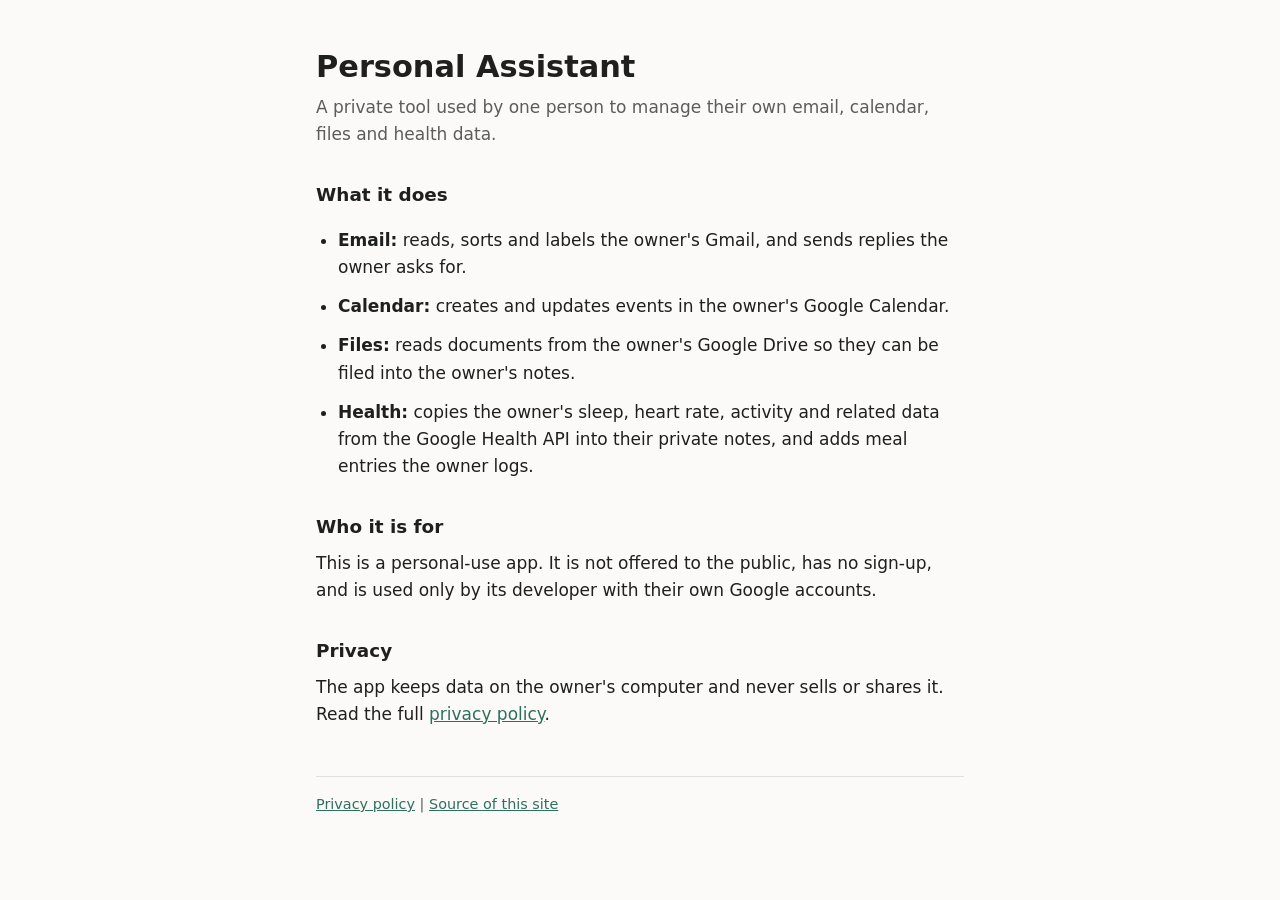
<file: index.html>
<!doctype html>
<html lang="en">
<head>
  <meta charset="utf-8">
  <meta name="viewport" content="width=device-width, initial-scale=1">
  <title>Personal Assistant</title>
  <meta name="description" content="A private, single-user assistant that helps its owner manage their own email, calendar, files and health data.">
  <link rel="stylesheet" href="style.css">
</head>
<body>
  <main>
    <h1>Personal Assistant</h1>
    <p class="lede">A private tool used by one person to manage their own email, calendar, files and health data.</p>

    <h2>What it does</h2>
    <ul>
      <li><strong>Email:</strong> reads, sorts and labels the owner's Gmail, and sends replies the owner asks for.</li>
      <li><strong>Calendar:</strong> creates and updates events in the owner's Google Calendar.</li>
      <li><strong>Files:</strong> reads documents from the owner's Google Drive so they can be filed into the owner's notes.</li>
      <li><strong>Health:</strong> copies the owner's sleep, heart rate, activity and related data from the Google Health API into their private notes, and adds meal entries the owner logs.</li>
    </ul>

    <h2>Who it is for</h2>
    <p>This is a personal-use app. It is not offered to the public, has no sign-up, and is used only by its developer with their own Google accounts.</p>

    <h2>Privacy</h2>
    <p>The app keeps data on the owner's computer and never sells or shares it. Read the full <a href="privacy.html">privacy policy</a>.</p>

    <footer>
      <a href="privacy.html">Privacy policy</a> |
      <a href="https://github.com/mailmeasap-lab/personal-assistant">Source of this site</a>
    </footer>
  </main>
</body>
</html>
</file>
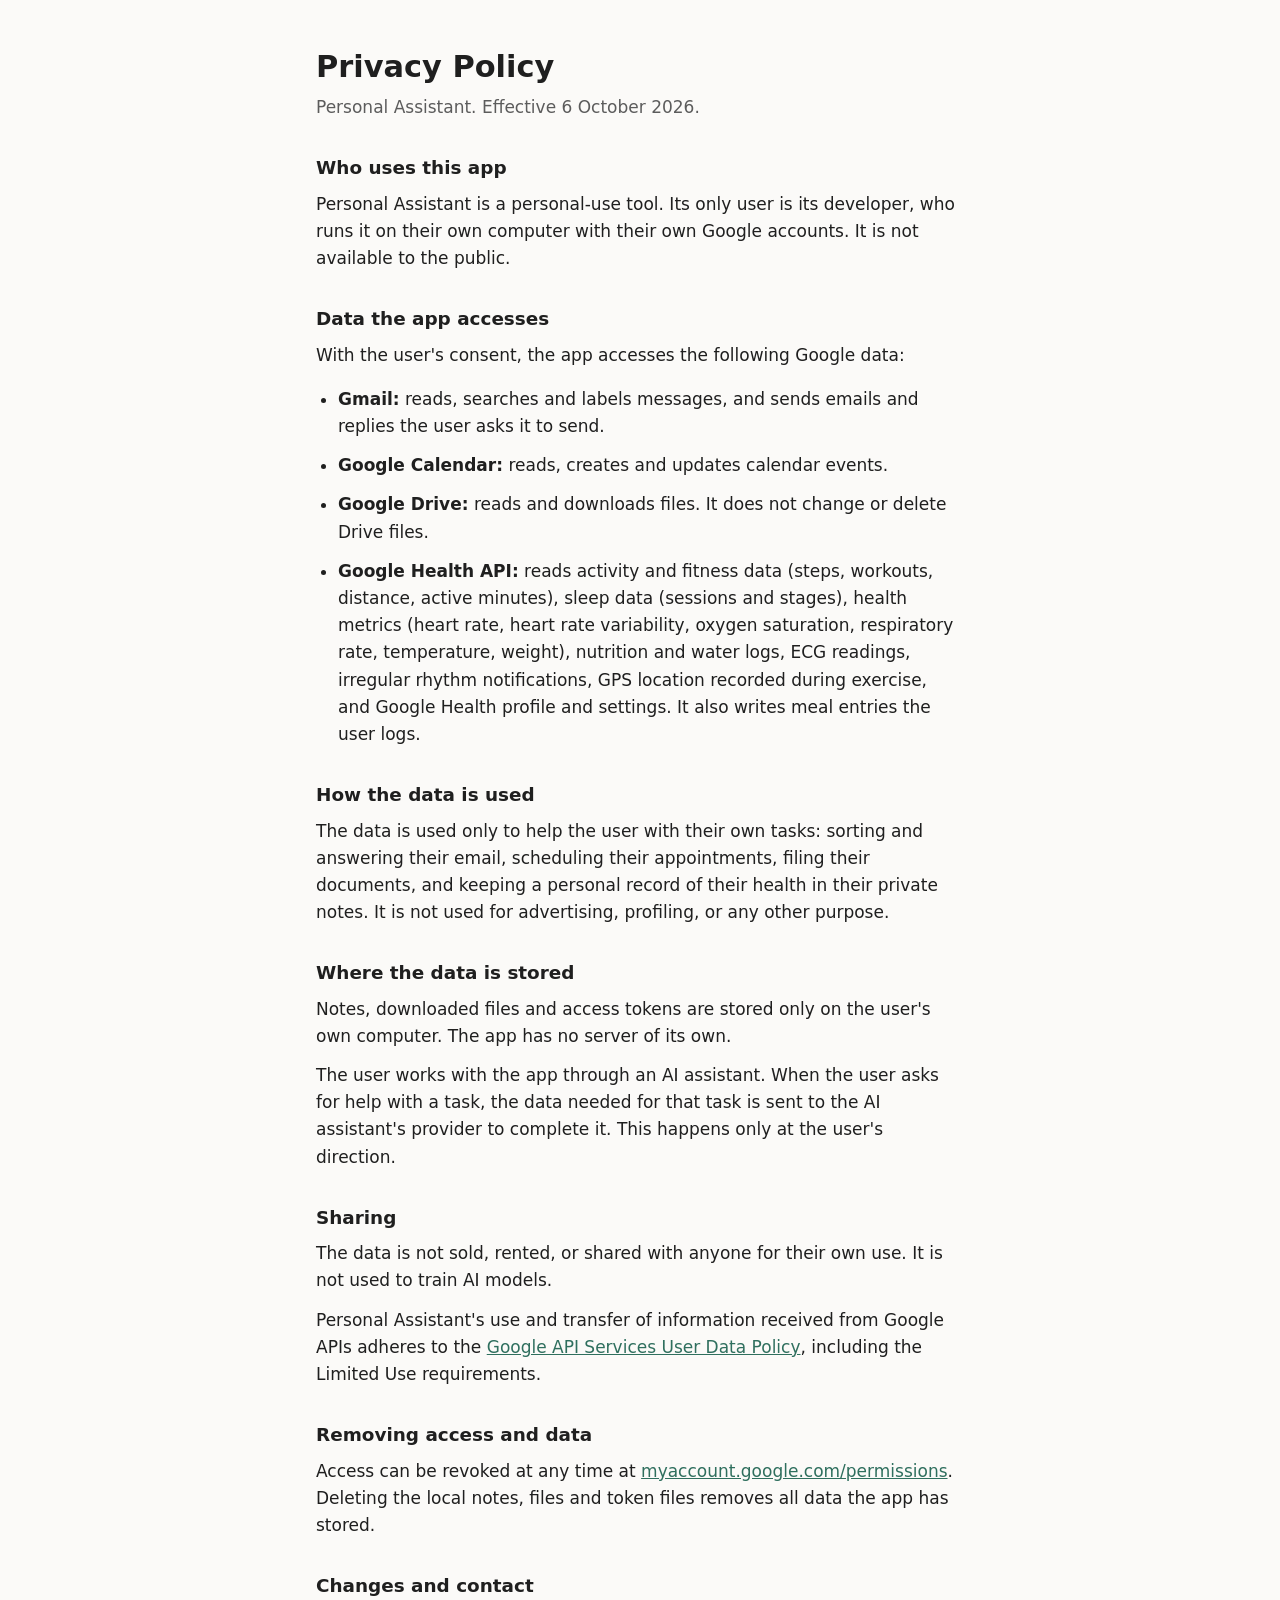
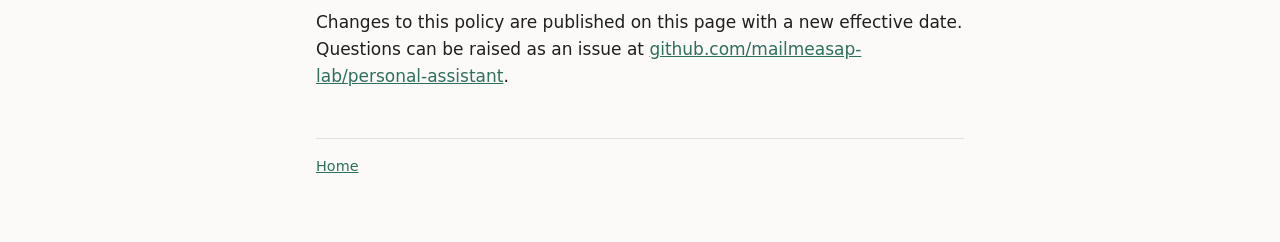
<file: privacy.html>
<!doctype html>
<html lang="en">
<head>
  <meta charset="utf-8">
  <meta name="viewport" content="width=device-width, initial-scale=1">
  <title>Privacy Policy</title>
  <meta name="description" content="Privacy policy for Personal Assistant, a private single-user tool.">
  <link rel="stylesheet" href="style.css">
</head>
<body>
  <main>
    <h1>Privacy Policy</h1>
    <p class="lede">Personal Assistant. Effective 6 October 2026.</p>

    <h2>Who uses this app</h2>
    <p>Personal Assistant is a personal-use tool. Its only user is its developer, who runs it on their own computer with their own Google accounts. It is not available to the public.</p>

    <h2>Data the app accesses</h2>
    <p>With the user's consent, the app accesses the following Google data:</p>
    <ul>
      <li><strong>Gmail:</strong> reads, searches and labels messages, and sends emails and replies the user asks it to send.</li>
      <li><strong>Google Calendar:</strong> reads, creates and updates calendar events.</li>
      <li><strong>Google Drive:</strong> reads and downloads files. It does not change or delete Drive files.</li>
      <li><strong>Google Health API:</strong> reads activity and fitness data (steps, workouts, distance, active minutes), sleep data (sessions and stages), health metrics (heart rate, heart rate variability, oxygen saturation, respiratory rate, temperature, weight), nutrition and water logs, ECG readings, irregular rhythm notifications, GPS location recorded during exercise, and Google Health profile and settings. It also writes meal entries the user logs.</li>
    </ul>

    <h2>How the data is used</h2>
    <p>The data is used only to help the user with their own tasks: sorting and answering their email, scheduling their appointments, filing their documents, and keeping a personal record of their health in their private notes. It is not used for advertising, profiling, or any other purpose.</p>

    <h2>Where the data is stored</h2>
    <p>Notes, downloaded files and access tokens are stored only on the user's own computer. The app has no server of its own.</p>
    <p>The user works with the app through an AI assistant. When the user asks for help with a task, the data needed for that task is sent to the AI assistant's provider to complete it. This happens only at the user's direction.</p>

    <h2>Sharing</h2>
    <p>The data is not sold, rented, or shared with anyone for their own use. It is not used to train AI models.</p>
    <p>Personal Assistant's use and transfer of information received from Google APIs adheres to the <a href="https://developers.google.com/terms/api-services-user-data-policy">Google API Services User Data Policy</a>, including the Limited Use requirements.</p>

    <h2>Removing access and data</h2>
    <p>Access can be revoked at any time at <a href="https://myaccount.google.com/permissions">myaccount.google.com/permissions</a>. Deleting the local notes, files and token files removes all data the app has stored.</p>

    <h2>Changes and contact</h2>
    <p>Changes to this policy are published on this page with a new effective date. Questions can be raised as an issue at <a href="https://github.com/mailmeasap-lab/personal-assistant/issues">github.com/mailmeasap-lab/personal-assistant</a>.</p>

    <footer>
      <a href="index.html">Home</a>
    </footer>
  </main>
</body>
</html>
</file>
<file: style.css>
:root {
  --bg: #fbfaf8;
  --text: #1f1f1f;
  --muted: #5c5c5c;
  --accent: #2f6f5e;
  --rule: #e2e0dc;
}

@media (prefers-color-scheme: dark) {
  :root {
    --bg: #161716;
    --text: #e8e6e3;
    --muted: #a3a09b;
    --accent: #7cc4ad;
    --rule: #2e302e;
  }
}

* { box-sizing: border-box; }

body {
  margin: 0;
  background: var(--bg);
  color: var(--text);
  font: 17px/1.6 system-ui, -apple-system, "Segoe UI", Roboto, sans-serif;
}

main {
  max-width: 680px;
  margin: 0 auto;
  padding: 48px 16px 64px;
}

h1 { font-size: 1.9rem; line-height: 1.25; margin: 0 0 8px; }
h2 { font-size: 1.15rem; margin: 32px 0 8px; }
p, li { margin: 0 0 12px; }
ul { padding-left: 22px; }

.lede { color: var(--muted); margin-bottom: 28px; }
a { color: var(--accent); }

footer {
  margin-top: 48px;
  padding-top: 16px;
  border-top: 1px solid var(--rule);
  color: var(--muted);
  font-size: 0.9rem;
}
</file>
